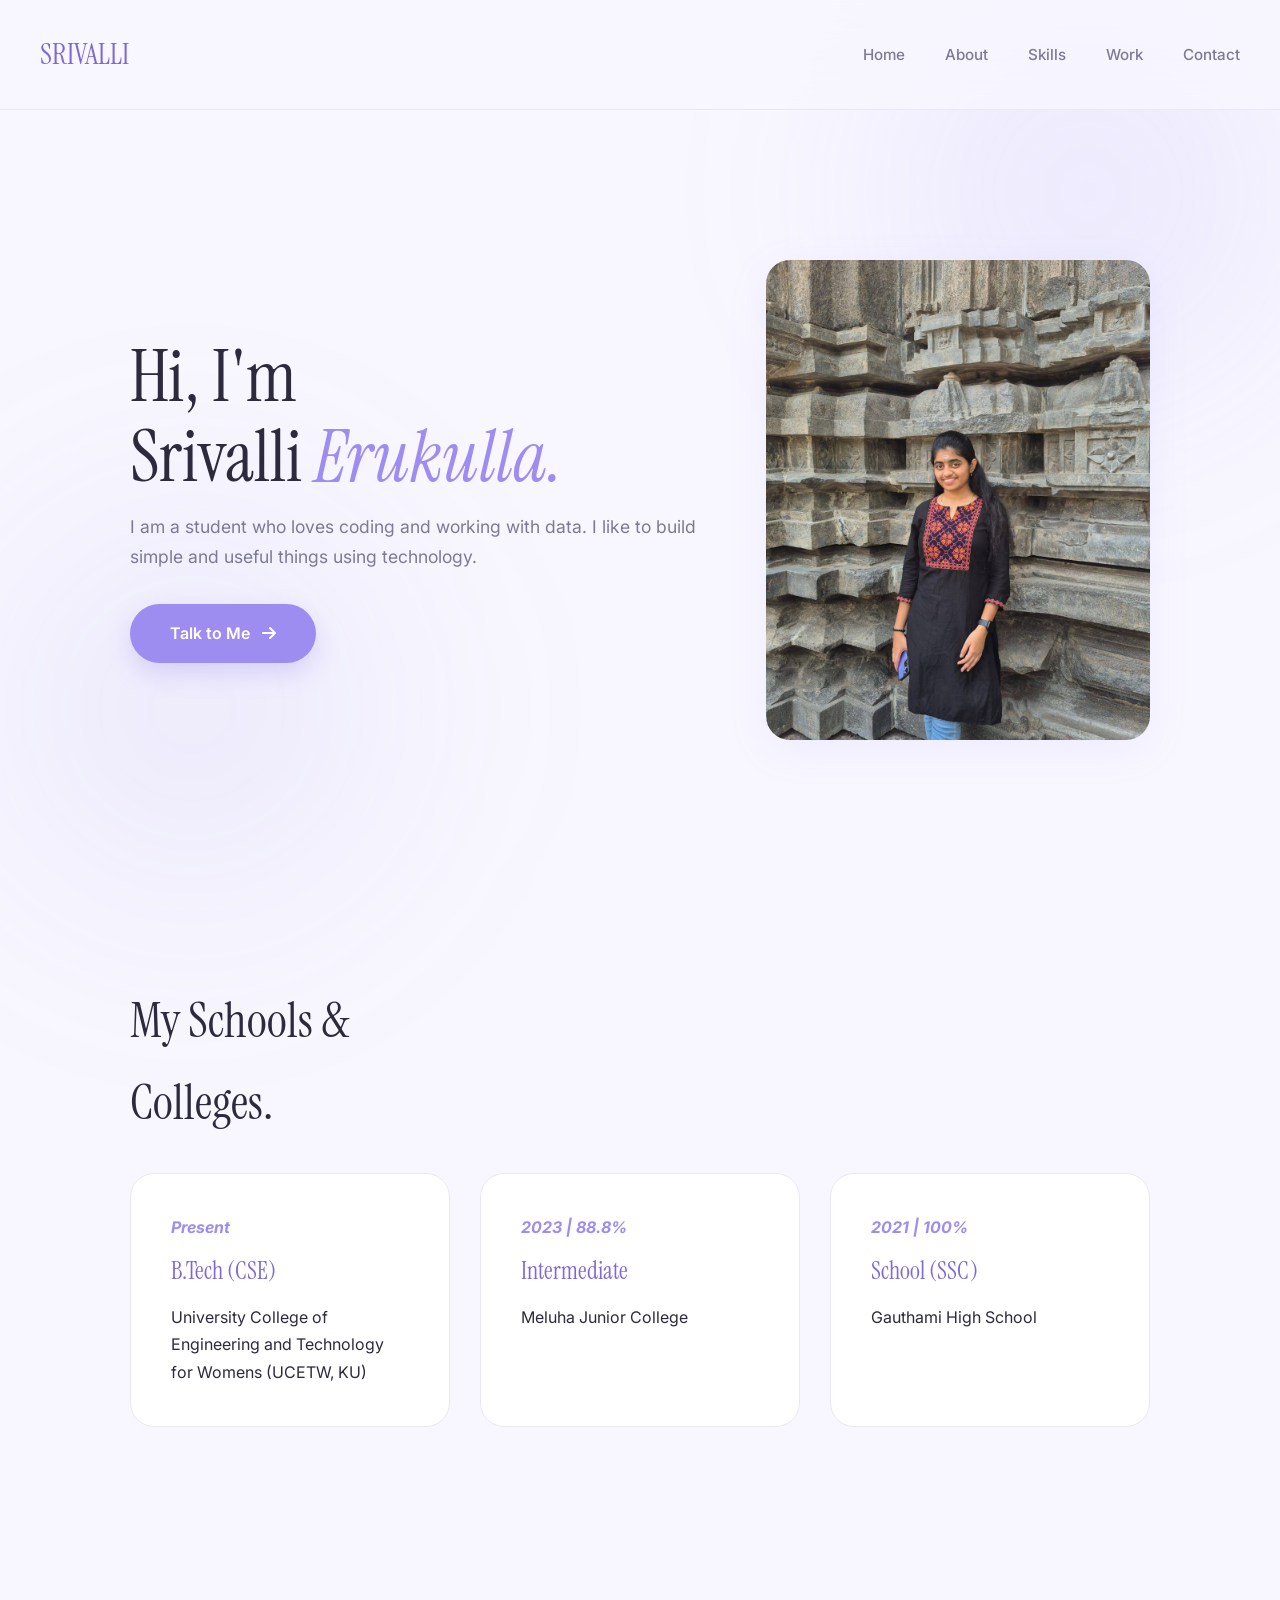
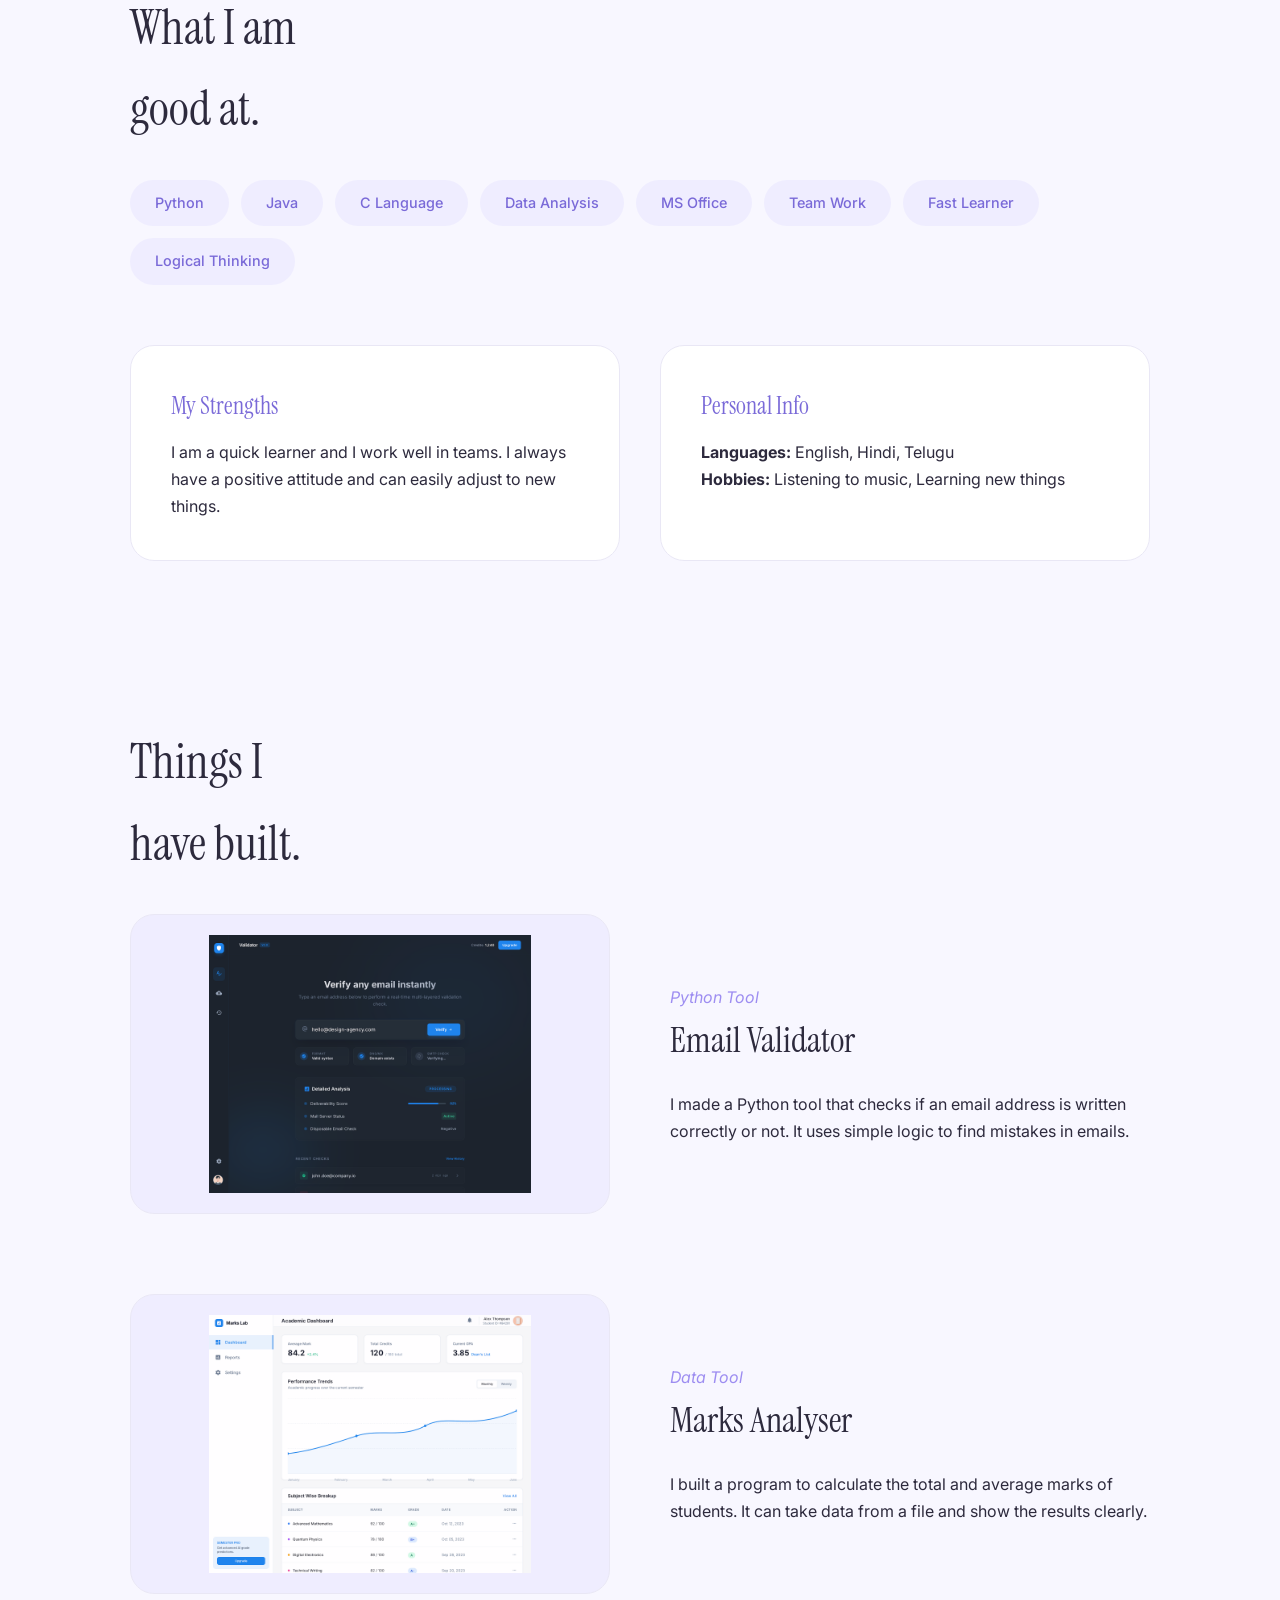
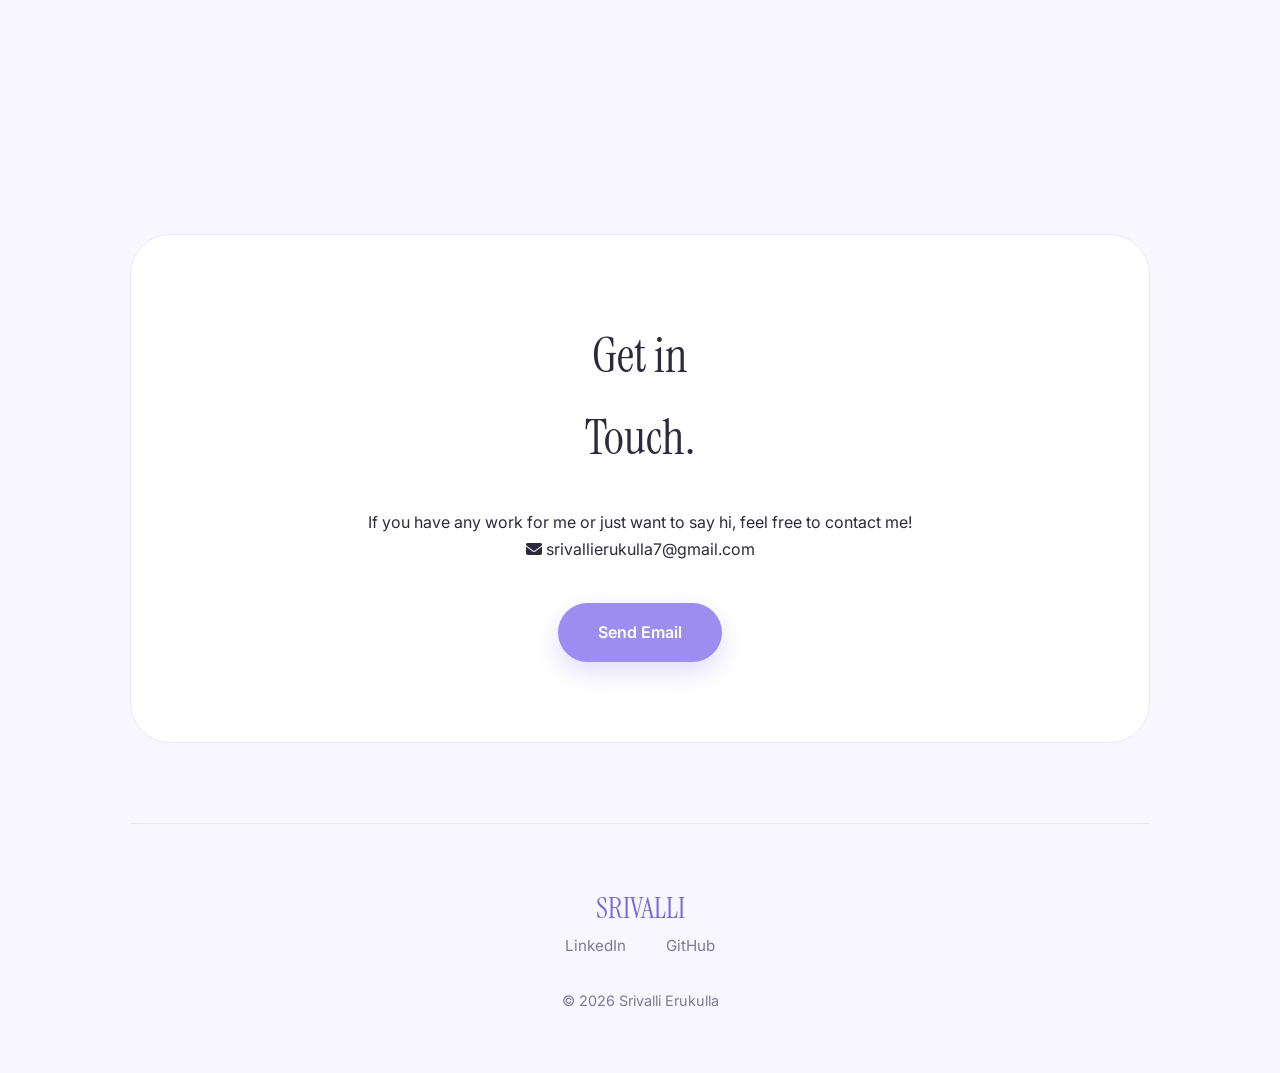
<file: Project-2-Personal-Portfolio/index.html>
<!DOCTYPE html>
<html lang="en">

<head>
    <meta charset="UTF-8">
    <meta name="viewport" content="width=device-width, initial-scale=1.0">
    <title>Srivalli Erukulla | Portfolio</title>
    <link rel="stylesheet" href="style.css">
    <!-- Font Awesome for Icons -->
    <link rel="stylesheet" href="https://cdnjs.cloudflare.com/ajax/libs/font-awesome/6.4.0/css/all.min.css">
</head>

<body>

    <div class="aura-1"></div>
    <div class="aura-2"></div>

    <nav>
        <div class="logo">SRIVALLI</div>
        <ul class="nav-links">
            <li><a href="#home">Home</a></li>
            <li><a href="#about">About</a></li>
            <li><a href="#skills">Skills</a></li>
            <li><a href="#projects">Work</a></li>
            <li><a href="#contact">Contact</a></li>
        </ul>
    </nav>

    <div class="container">
        <!-- Hero Section -->
        <!-- Hero Section -->
        <main class="hero" id="home">
            <div class="hero-layout">
                <div class="hero-text">

                    <h1>Hi, I'm <br> Srivalli <span class="accent-text">Erukulla.</span></h1>
                    <p>I am a student who loves coding and working with data. I like to build simple and useful things
                        using technology.</p>
                    <a href="#contact" class="cta-btn">Talk to Me <i class="fas fa-arrow-right"></i></a>
                </div>
                <div class="hero-image-box">
                    <img src="image.jpeg" alt="Srivalli Erukulla">
                </div>
            </div>
        </main>

        <!-- About / Education -->
        <section id="about">

            <h2>My Schools & <br>Colleges.</h2>
            <div class="grid">
                <div class="card">
                    <span class="accent-text" style="font-weight: 700;">Present</span>
                    <h3 style="margin-top: 10px;">B.Tech (CSE)</h3>
                    <p>University College of Engineering and Technology for Womens (UCETW, KU)</p>
                </div>
                <div class="card">
                    <span class="accent-text" style="font-weight: 700;">2023 | 88.8%</span>
                    <h3 style="margin-top: 10px;">Intermediate</h3>
                    <p>Meluha Junior College</p>
                </div>
                <div class="card">
                    <span class="accent-text" style="font-weight: 700;">2021 | 100%</span>
                    <h3 style="margin-top: 10px;">School (SSC)</h3>
                    <p>Gauthami High School</p>
                </div>
            </div>
        </section>

        <!-- Skills Section -->
        <section id="skills">

            <h2>What I am <br>good at.</h2>
            <div class="skills-wrap">
                <div class="skill-tag">Python</div>
                <div class="skill-tag">Java</div>
                <div class="skill-tag">C Language</div>
                <div class="skill-tag">Data Analysis</div>
                <div class="skill-tag">MS Office</div>
                <div class="skill-tag">Team Work</div>
                <div class="skill-tag">Fast Learner</div>
                <div class="skill-tag">Logical Thinking</div>
            </div>

            <div style="margin-top: 60px; display: grid; grid-template-columns: 1fr 1fr; gap: 40px;">
                <div class="card">
                    <h3>My Strengths</h3>
                    <p>I am a quick learner and I work well in teams. I always have a positive attitude and can easily
                        adjust to new things.</p>
                </div>
                <div class="card">
                    <h3>Personal Info</h3>
                    <p><strong>Languages:</strong> English, Hindi, Telugu</p>
                    <p><strong>Hobbies:</strong> Listening to music, Learning new things</p>
                </div>
            </div>
        </section>

        <!-- Projects Section -->
        <section id="projects">

            <h2>Things I <br>have built.</h2>
            <div class="projects-container">
                <!-- Project 1 -->
                <article class="project-box">
                    <div class="project-visual">
                        <img src="emailvalidator.png" alt="Email Validator">
                    </div>
                    <div class="project-info">
                        <span class="accent-text">Python Tool</span>
                        <h3>Email Validator</h3>
                        <p>I made a Python tool that checks if an email address is written correctly or not. It uses
                            simple logic to find mistakes in emails.</p>
                    </div>
                </article>
                <!-- Project 2 -->
                <article class="project-box">
                    <div class="project-visual">
                        <img src="marks analyzer.png" alt="Marks Analyser">
                    </div>
                    <div class="project-info">
                        <span class="accent-text">Data Tool</span>
                        <h3>Marks Analyser</h3>
                        <p>I built a program to calculate the total and average marks of students. It can take data from
                            a file and show the results clearly.</p>
                    </div>
                </article>
            </div>
        </section>

        <!-- Contact Section -->
        <section id="contact">
            <div class="contact-hero">

                <h2>Get in <br>Touch.</h2>
                <p>If you have any work for me or just want to say hi, feel free to contact me!</p>
                <div style="display: flex; justify-content: center; gap: 30px; margin-bottom: 40px; flex-wrap: wrap;">
                    <a href="mailto:srivallierukulla7@gmail.com"
                        style="color: var(--text-primary); text-decoration: none;"><i class="fas fa-envelope"></i>
                        srivallierukulla7@gmail.com</a>
                </div>
                <a href="mailto:srivallierukulla7@gmail.com" class="cta-btn">Send Email</a>
            </div>
        </section>

        <!-- Footer -->
        <footer>
            <div class="footer-content">
                <div class="logo">SRIVALLI</div>
                <div class="social-links">
                    <a href="https://www.linkedin.com/in/srivalli-erukulla-0a3b26364/" target="_blank">LinkedIn</a>
                    <a href="https://github.com/srivallierukulla7-ux" target="_blank">GitHub</a>
                </div>
                <p style="color: var(--text-secondary); font-size: 0.9rem; margin-top: 20px;">&copy; 2026 Srivalli
                    Erukulla</p>
            </div>
        </footer>
    </div>

</body>

</html>
</file>
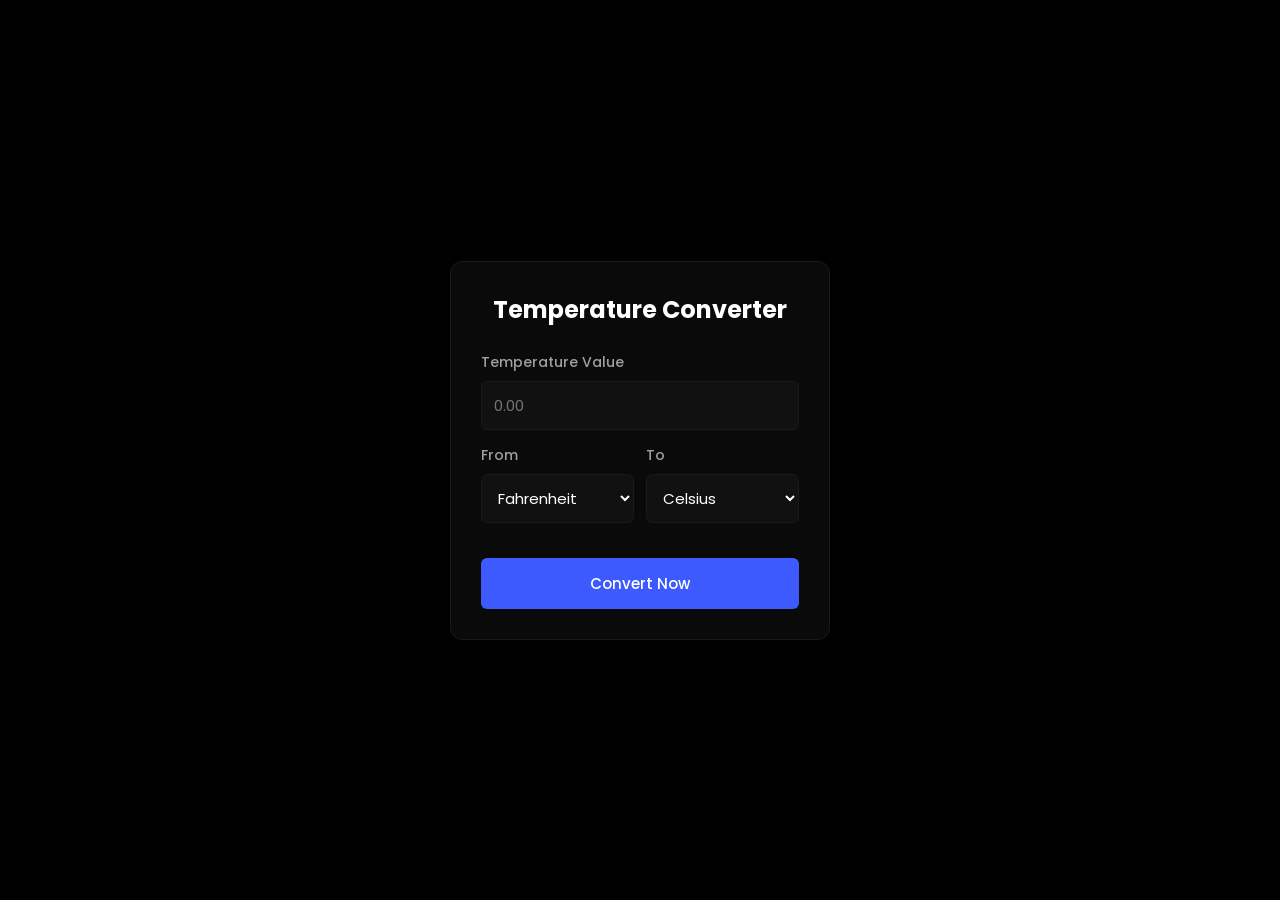
<file: Project-3-Temperature-Converter/index.html>
<!DOCTYPE html>
<html lang="en">

<head>
    <meta charset="UTF-8">
    <meta name="viewport" content="width=device-width, initial-scale=1.0">
    <title>Temperature Converter // DevMode</title>
    <link rel="icon" href="[data-uri]">
    <link rel="stylesheet" href="style.css">
</head>

<body>
    <div class="container">
        <header>
            <h1>Temperature Converter</h1>
        </header>

        <main class="converter-card">
            <form id="converter-form" class="converter-form" onsubmit="return false;">
                <div class="input-group">
                    <label>Temperature Value</label>
                    <input type="number" id="temp-input" step="any" placeholder="0.00" required>
                </div>

                <div class="units-row">
                    <div class="input-group">
                        <label>From</label>
                        <select id="from-unit">
                            <option value="celsius">Celsius</option>
                            <option value="fahrenheit" selected>Fahrenheit</option>
                            <option value="kelvin">Kelvin</option>
                        </select>
                    </div>



                    <div class="input-group">
                        <label>To</label>
                        <select id="to-unit">
                            <option value="celsius" selected>Celsius</option>
                            <option value="fahrenheit">Fahrenheit</option>
                            <option value="kelvin">Kelvin</option>
                        </select>
                    </div>
                </div>

                <button type="submit" id="convert-btn" class="convert-btn">Convert Now</button>
            </form>

            <div id="result-area" class="result-area">
                <p class="result-label">Converted Result:</p>
                <div class="result-data">
                    <span id="output-temp">0.00</span>
                    <span id="output-unit" class="result-unit">°C</span>
                </div>
            </div>
        </main>

    </div>
    <script src="script.js"></script>
</body>

</html>
</file>
<file: Project-2-Personal-Portfolio/style.css>
@import url('https://fonts.googleapis.com/css2?family=Instrument+Serif:ital@0;1&family=Inter:wght@300;400;500;600;700&display=swap');

:root {
    --bg-color: #f8f7ff;
    /* Soft Lavender Tint */
    --card-bg: #ffffff;
    --text-primary: #2d2a3d;
    /* Deep Charcoal-Purple */
    --text-secondary: #7c7a94;
    --accent: #9d8df1;
    /* Classic Lavender */
    --accent-soft: #efedff;
    --accent-deep: #7a6ad8;
    --border: #e9e7f5;
    --radius: 24px;
    --font-main: 'Inter', sans-serif;
    --font-heading: 'Instrument Serif', serif;
}

* {
    margin: 0;
    padding: 0;
    box-sizing: border-box;
    scroll-behavior: smooth;
}

body {
    background-color: var(--bg-color);
    color: var(--text-primary);
    font-family: var(--font-main);
    line-height: 1.7;
    overflow-x: hidden;
    position: relative;
}

/* Decorative Orbs */
body::before,
body::after {
    content: '';
    position: fixed;
    width: 50vw;
    height: 50vw;
    border-radius: 50%;
    background: radial-gradient(circle, rgba(157, 141, 241, 0.15) 0%, transparent 70%);
    z-index: -1;
    filter: blur(80px);
}

body::before {
    top: -10vw;
    right: -10vw;
}

body::after {
    bottom: -10vw;
    left: -10vw;
    background: radial-gradient(circle, rgba(122, 106, 216, 0.1) 0%, transparent 70%);
}

.container {
    max-width: 1100px;
    margin: 0 auto;
    padding: 0 40px;
}

/* Navbar */
nav {
    display: flex;
    justify-content: space-between;
    align-items: center;
    padding: 30px 40px;
    position: fixed;
    top: 0;
    width: 100%;
    z-index: 1000;
    background: rgba(248, 247, 255, 0.8);
    backdrop-filter: blur(20px);
    border-bottom: 1px solid var(--border);
}

.logo {
    font-family: var(--font-heading);
    font-size: 1.8rem;
    font-weight: 400;
    color: var(--accent-deep);
}

.nav-links {
    display: flex;
    gap: 40px;
    list-style: none;
}

.nav-links a {
    text-decoration: none;
    color: var(--text-secondary);
    font-size: 0.95rem;
    font-weight: 500;
    transition: color 0.3s;
}

.nav-links a:hover {
    color: var(--accent-deep);
}

/* Hero */
.hero {
    min-height: 100vh;
    display: flex;
    align-items: center;
    padding-top: 100px;
}

.hero-layout {
    display: grid;
    grid-template-columns: 1.2fr 0.8fr;
    gap: 60px;
    align-items: center;
    width: 100%;
}

.hero-text {
    display: flex;
    flex-direction: column;
}

.hero h1 {
    font-family: var(--font-heading);
    font-size: clamp(3rem, 8vw, 4.5rem);
    line-height: 1.1;
    margin-bottom: 16px;
    font-weight: 400;
    color: var(--text-primary);
}

.hero p {
    font-size: 1.1rem;
    color: var(--text-secondary);
    max-width: 600px;
    margin-bottom: 32px;
    font-weight: 400;
}

.accent-text {
    color: var(--accent);
    font-style: italic;
}

.hero-image-box {
    position: relative;
    width: 100%;
    max-width: 400px;
    aspect-ratio: 4/5;
    border-radius: var(--radius);
    overflow: hidden;
    background: var(--accent-soft);
    box-shadow: 0 10px 40px rgba(157, 141, 241, 0.1);
}

.hero-image-box img {
    width: 100%;
    height: 100%;
    object-fit: cover;
    object-position: center top;
}

.cta-btn {
    display: inline-flex;
    align-items: center;
    gap: 12px;
    padding: 16px 40px;
    background: var(--accent);
    color: white;
    text-decoration: none;
    border-radius: 100px;
    font-weight: 600;
    transition: all 0.3s ease;
    width: fit-content;
    box-shadow: 0 10px 25px rgba(157, 141, 241, 0.3);
}

.cta-btn:hover {
    background: var(--accent-deep);
    transform: translateY(-3px);
    box-shadow: 0 15px 30px rgba(122, 106, 216, 0.4);
}

/* Sections */
section {
    padding: 80px 0;
}

.section-label {
    text-transform: uppercase;
    letter-spacing: 2px;
    font-size: 0.75rem;
    color: var(--accent);
    margin-bottom: 15px;
    display: block;
    font-weight: 700;
}

h2 {
    font-family: var(--font-heading);
    font-size: clamp(2.2rem, 5vw, 3rem);
    margin-bottom: 30px;
    font-weight: 400;
    color: var(--text-primary);
}

/* Grid & Cards */
.grid {
    display: grid;
    grid-template-columns: repeat(auto-fit, minmax(300px, 1fr));
    gap: 30px;
}

.card {
    background: var(--card-bg);
    padding: 40px;
    border-radius: var(--radius);
    border: 1px solid var(--border);
    transition: all 0.3s ease;
}

.card:hover {
    border-color: var(--accent);
    transform: translateY(-5px);
    box-shadow: 0 20px 40px rgba(157, 141, 241, 0.08);
}

.card h3 {
    font-size: 1.5rem;
    margin-bottom: 12px;
    font-family: var(--font-heading);
    font-weight: 400;
    color: var(--accent-deep);
}

/* Skills */
.skills-wrap {
    display: flex;
    flex-wrap: wrap;
    gap: 12px;
}

.skill-tag {
    padding: 10px 24px;
    background: var(--accent-soft);
    border: 1px solid transparent;
    border-radius: 100px;
    font-size: 0.9rem;
    color: var(--accent-deep);
    transition: 0.3s;
    font-weight: 500;
}

.skill-tag:hover {
    background: var(--accent);
    color: white;
}

/* Projects */
.project-box {
    display: grid;
    grid-template-columns: 1fr 1fr;
    gap: 60px;
    align-items: center;
    margin-bottom: 80px;
}

.project-visual {
    width: 100%;
    aspect-ratio: 16/10;
    background: var(--accent-soft);
    border-radius: var(--radius);
    overflow: hidden;
    border: 1px solid var(--border);
}

.project-visual img {
    width: 100%;
    height: 100%;
    object-fit: contain;
    padding: 20px;
    opacity: 0.95;
    transition: 0.5s;
}

.project-box:hover .project-visual img {
    transform: scale(1.05);
}

.project-info h3 {
    font-size: 2.2rem;
    margin-bottom: 20px;
    font-family: var(--font-heading);
    font-weight: 400;
}

/* Contact */
.contact-hero {
    background: var(--card-bg);
    padding: 80px 40px;
    border-radius: 40px;
    text-align: center;
    border: 1px solid var(--border);
}

/* Footer */
footer {
    padding: 60px 0;
    border-top: 1px solid var(--border);
    text-align: center;
}

.social-links {
    display: flex;
    justify-content: center;
    gap: 40px;
    margin-bottom: 30px;
}

.social-links a {
    color: var(--text-secondary);
    text-decoration: none;
    font-size: 0.95rem;
}

.social-links a:hover {
    color: var(--accent-deep);
}

/* Responsive */
@media (max-width: 968px) {
    .hero-layout {
        grid-template-columns: 1fr;
        text-align: center;
        gap: 40px;
    }

    .hero-text {
        align-items: center;
    }

    .hero-image-box {
        order: -1;
        margin: 0 auto;
        max-width: 300px;
    }

    .project-box {
        grid-template-columns: 1fr;
        gap: 30px;
    }

    .hero h1 {
        font-size: 3.5rem;
    }

    .container {
        padding: 0 30px;
    }
}
</file>
<file: Project-3-Temperature-Converter/style.css>
@import url('https://fonts.googleapis.com/css2?family=Poppins:wght@400;600&display=swap');

* {
    margin: 0;
    padding: 0;
    box-sizing: border-box;
    font-family: 'Poppins', sans-serif;
}

body {
    background: #000000;
    display: flex;
    justify-content: center;
    align-items: center;
    height: 100vh;
    color: #ffffff;
}

.container {
    width: 380px;
    background: #0a0a0a;
    padding: 30px;
    border-radius: 12px;
    border: 1px solid #1a1a1a;
    text-align: center;
}

header h1 {
    font-size: 24px;
    margin-bottom: 25px;
    color: #ffffff;
    font-weight: 700;
}

.input-group {
    text-align: left;
    margin-bottom: 15px;
}

label {
    display: block;
    margin-bottom: 8px;
    font-size: 14px;
    color: #a0a0a0;
    font-weight: 500;
}

input,
select {
    width: 100%;
    padding: 12px;
    border: 1px solid #1a1a1a;
    border-radius: 6px;
    background: #111111;
    color: #ffffff;
    font-size: 15px;
    outline: none;
    transition: border-color 0.2s;
}

input:focus,
select:focus {
    border-color: #3d5afe;
}

.units-row {
    display: flex;
    justify-content: space-between;
    align-items: flex-end;
    gap: 10px;
}

.units-row .input-group {
    width: 48%;
}



.convert-btn {
    width: 100%;
    padding: 14px;
    background: #3d5afe;
    color: white;
    border: none;
    border-radius: 6px;
    font-size: 15px;
    font-weight: 500;
    cursor: pointer;
    margin-top: 20px;
    transition: opacity 0.2s;
}

.convert-btn:hover {
    opacity: 0.9;
}

.result-area {
    margin-top: 25px;
    padding: 20px;
    background: #0d0d0d;
    border-radius: 8px;
    border: 1px solid #1a1a1a;
    display: none;
}

.result-area.active {
    display: block;
}

.result-label {
    font-size: 14px;
    color: #b2bec3;
    margin-bottom: 5px;
}

#output-temp {
    font-size: 32px;
    font-weight: 600;
    color: #ffffff;
}

.result-unit {
    color: #3d5afe;
    font-weight: 500;
    margin-left: 5px;
}
</file>
